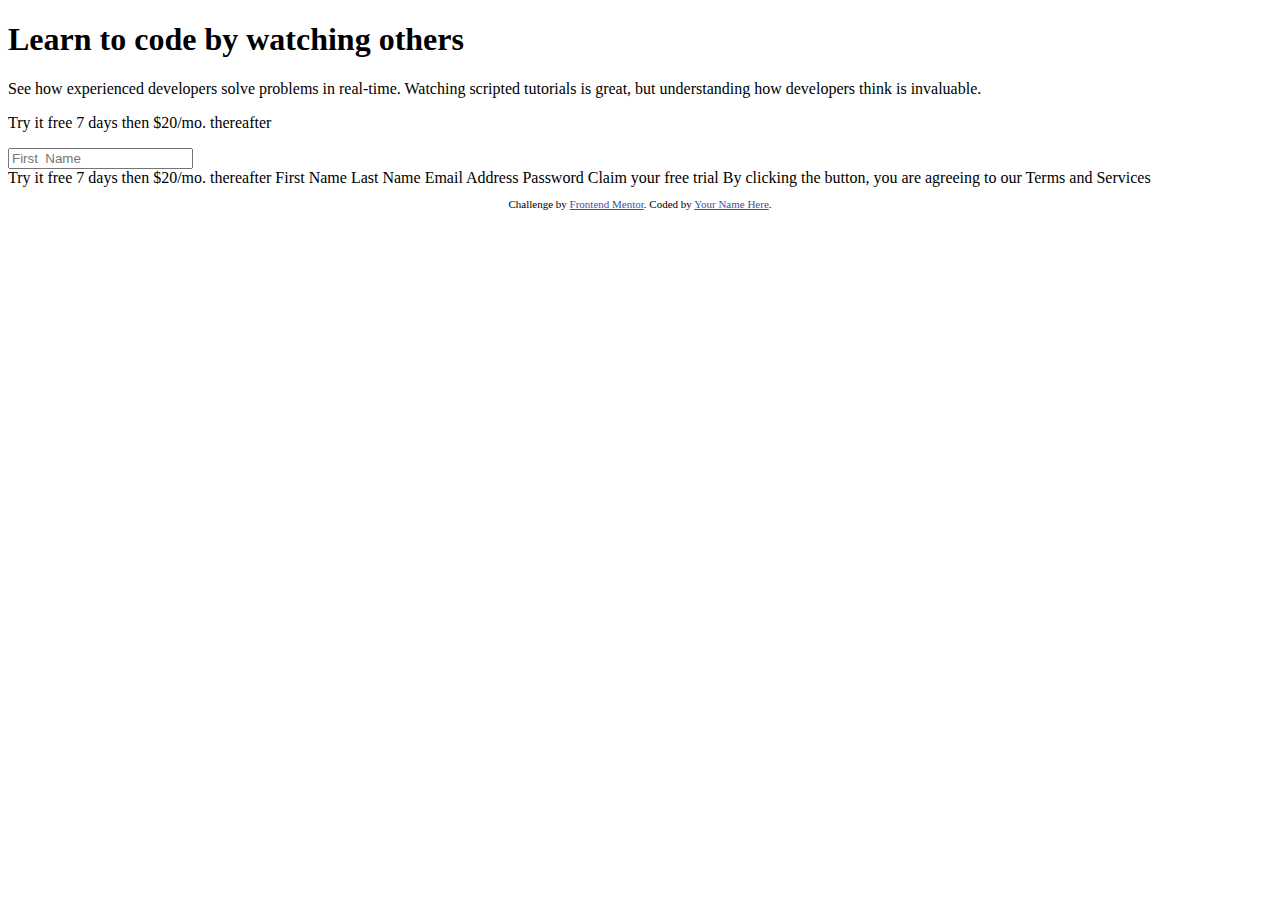
<file: intro-component-with-signup-form-master/index.html>
<!DOCTYPE html>
<html lang="en">
<head>
  <meta charset="UTF-8">
  <meta name="viewport" content="width=device-width, initial-scale=1.0"> <!-- displays site properly based on user's device -->

  <link rel="icon" type="image/png" sizes="32x32" href="./images/favicon-32x32.png">
  
  <title>Frontend Mentor | Intro component with sign up form</title>

  <!-- Feel free to remove these styles or customise in your own stylesheet 👍 -->
  <style>
    .attribution { font-size: 11px; text-align: center; }
    .attribution a { color: hsl(228, 45%, 44%); }
  </style>
</head>
<body>
  <div class="main-container">
    <section>
      <h1>Learn to code by watching others</h1>
      <p class="description">See how experienced developers solve problems in real-time. Watching scripted tutorials is great, 
        but understanding how developers think is invaluable.</p>
    </section> 
    <section>
      <div class="offert">
        <p><span>Try it free 7 days</span> then $20/mo. thereafter</p>
      </div>
      <div class="form-container">
        <form action="">
          <input type="text" placeholder="First  Name" id="">
        </form>
      </div>
    </section>
  </div>

  Try it free 7 days then $20/mo. thereafter

  First Name 
  Last Name 
  Email Address
  Password

  Claim your free trial 

  By clicking the button, you are agreeing to our Terms and Services
  
  <footer>
    <p class="attribution">
      Challenge by <a href="https://www.frontendmentor.io?ref=challenge" target="_blank">Frontend Mentor</a>. 
      Coded by <a href="#">Your Name Here</a>.
    </p>
  </footer>
</body>
</html>
</file>
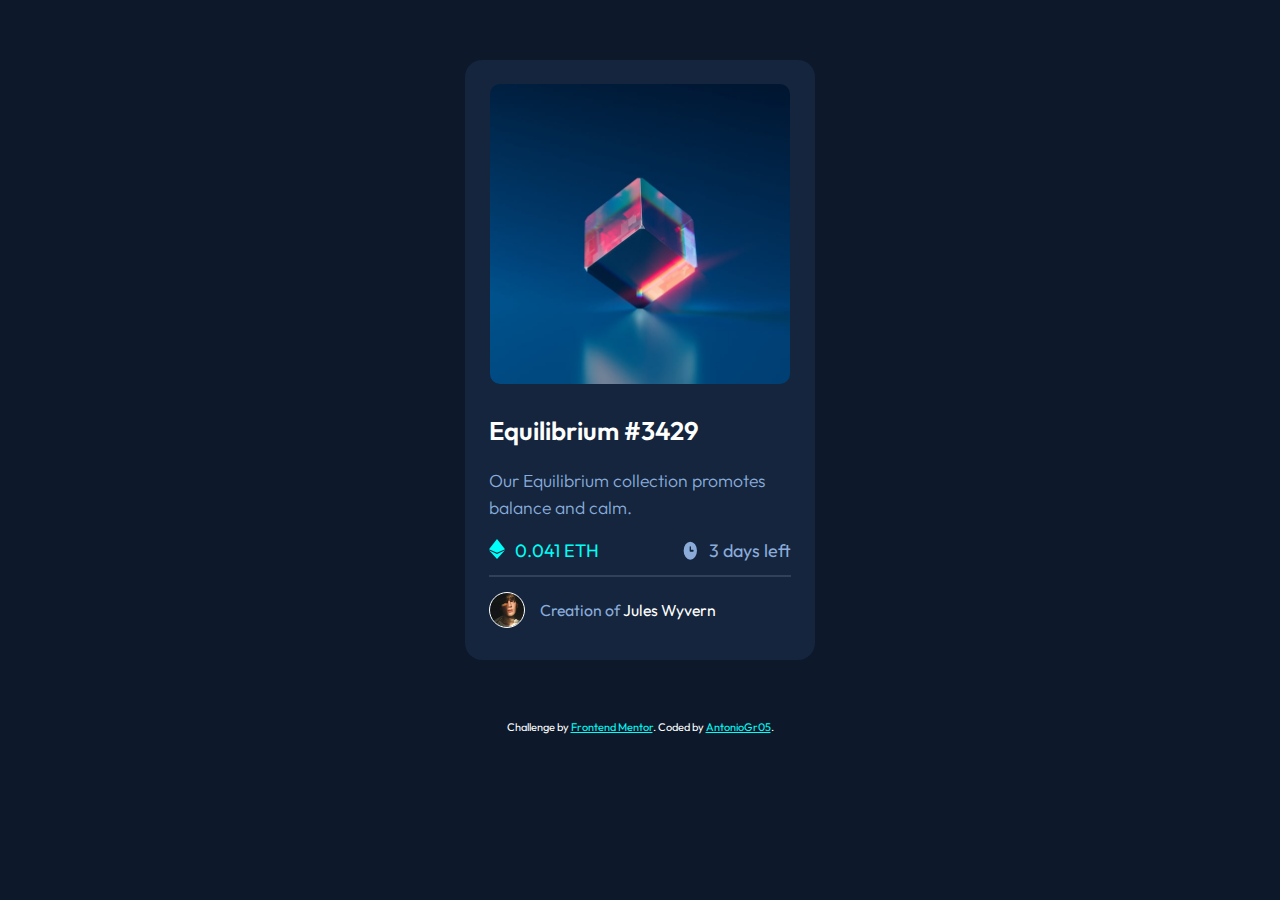
<file: nft-preview-card-component-main/index.html>
<!DOCTYPE html>
<html lang="en">
<head>
  <meta charset="UTF-8">
  <meta name="viewport" content="width=device-width, initial-scale=1.0"> <!-- displays site properly based on user's device -->

  <link rel="icon" type="image/png" sizes="32x32" href="./images/favicon-32x32.png">
  <link rel="stylesheet" href="./styles.css">
  <title>Frontend Mentor | NFT preview card component</title>

</head>
<body>

  <main class="main-container">

    <div class="main-container__img">
      <div class="main-container__img__aye"></div>
    </div>
  
    <h1 class="main-container__title">Equilibrium #3429</h1>
    
    <p class="main-container__description">Our Equilibrium collection promotes balance and calm.</p>

    <div class="main-container__details">
      <div class="main-container__details__price">
        <img class="main-container__details__price__icon" src="./images/icon-ethereum.svg" alt="icon-ethereum">
        <p class="main-container__details__price__value">0.041 ETH</p>
      </div>

      <div class="main-container__details__time">
        <img class="main-container__details__time__icon" src="./images/icon-clock.svg" alt="icon-clock">
        <p class="main-container__details__time__value">3 days left</p>
      </div>
      </div>
    </div>
    <div class="main-container__line"></div>
    <div class="main-container__creator">
      <div class="main-container__creator__image"></div>
      <p class="main-container__creator__cration">Creation of <a class="main-container__creator__name" href="#">Jules Wyvern </a></p>
    </div>
  </main>
  
  <footer>

    <div class="attribution">
      Challenge by <a href="https://www.frontendmentor.io?ref=challenge" target="_blank">Frontend Mentor</a>. 
      Coded by <a href="https://github.com/AntonioGr05">AntonioGr05</a>.
    </div>

  </footer>
  

</body>
</html>
</file>
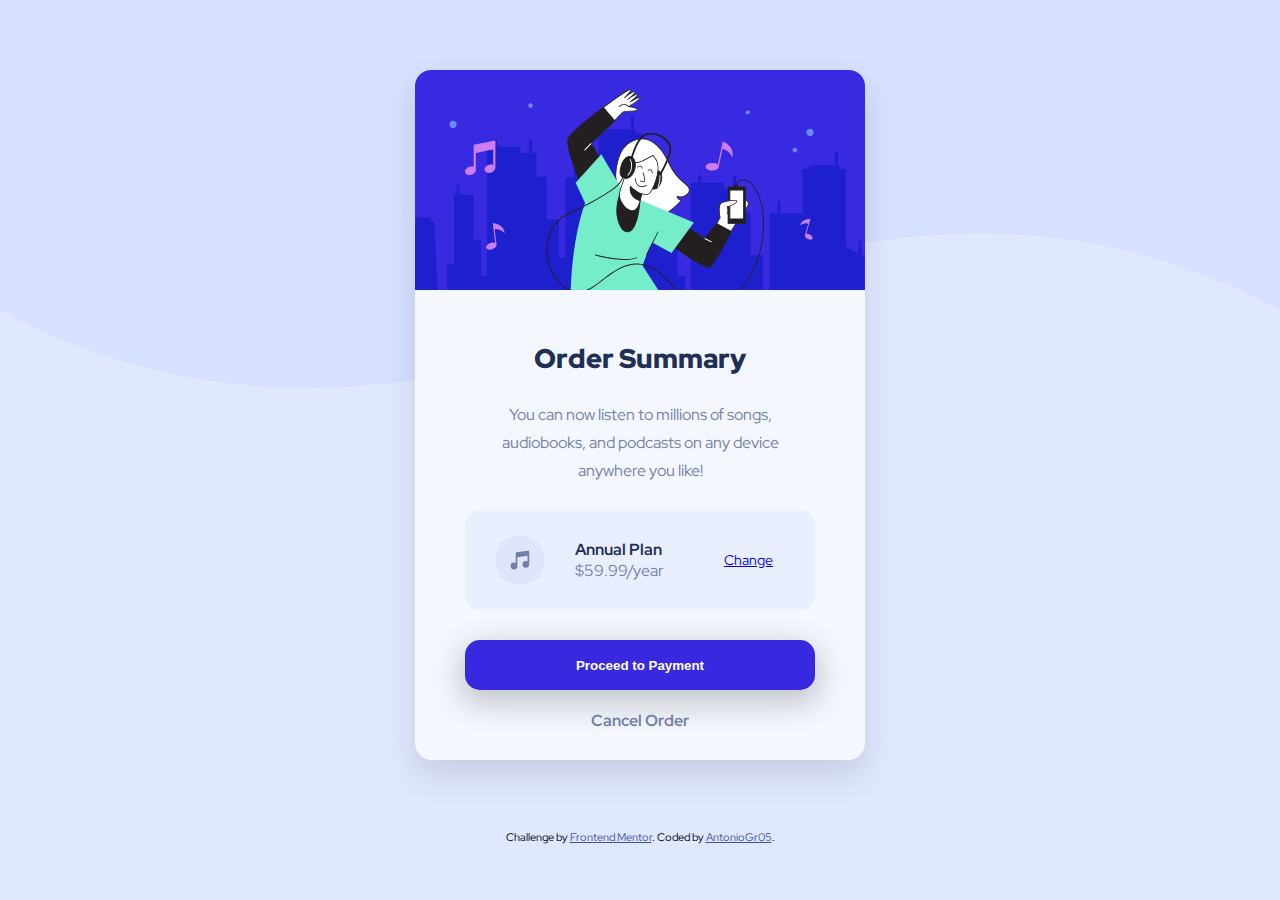
<file: order-summary-component-main/index.html>
<!DOCTYPE html>
<html lang="en">
<head>
  <meta charset="UTF-8">
  <meta name="viewport" content="width=device-width, initial-scale=1.0"> <!-- displays site properly based on user's device -->

  <link rel="icon" type="image/png" sizes="32x32" href="./images/favicon-32x32.png">
  <link rel="stylesheet" href="styles.css">
  <title>Frontend Mentor | Order summary card</title>

</head>
<body>
  <main class="card-main">
    <div class="card-main__ilustration">
  </div>
  <div class="card-main__information">
    <h1 class="card-main__information__title">Order Summary</h1>
    <p class="card-main__information__description">You can now listen to millions of songs, audiobooks, and podcasts on any 
    device anywhere you like!</p>
    
    <div class="card-main__product">
      <img class="card-main__product__img" src="./images/icon-music.svg" alt="">
      <div class="card-main__product__price">
        <p class="plan">Annual Plan</p>
        <p class="price">$59.99/year</p>
      </div>
      <a class="card-main__product__change" href="#">Change</a>
    </div>
    
    <button class="card-main__button">Proceed to Payment</button> 
    <a href="#" class="card-main__cancel">Cancel Order</a> 
  </div>
  </main>

  <footer>
    <div class="attribution">
    Challenge by <a href="https://www.frontendmentor.io?ref=challenge" target="_blank">Frontend Mentor</a>. 
    Coded by <a href="https://twitter.com/AntonioGalvanR4">AntonioGr05</a>.
  </div>
  </footer>
  
</body>
</html>
</file>
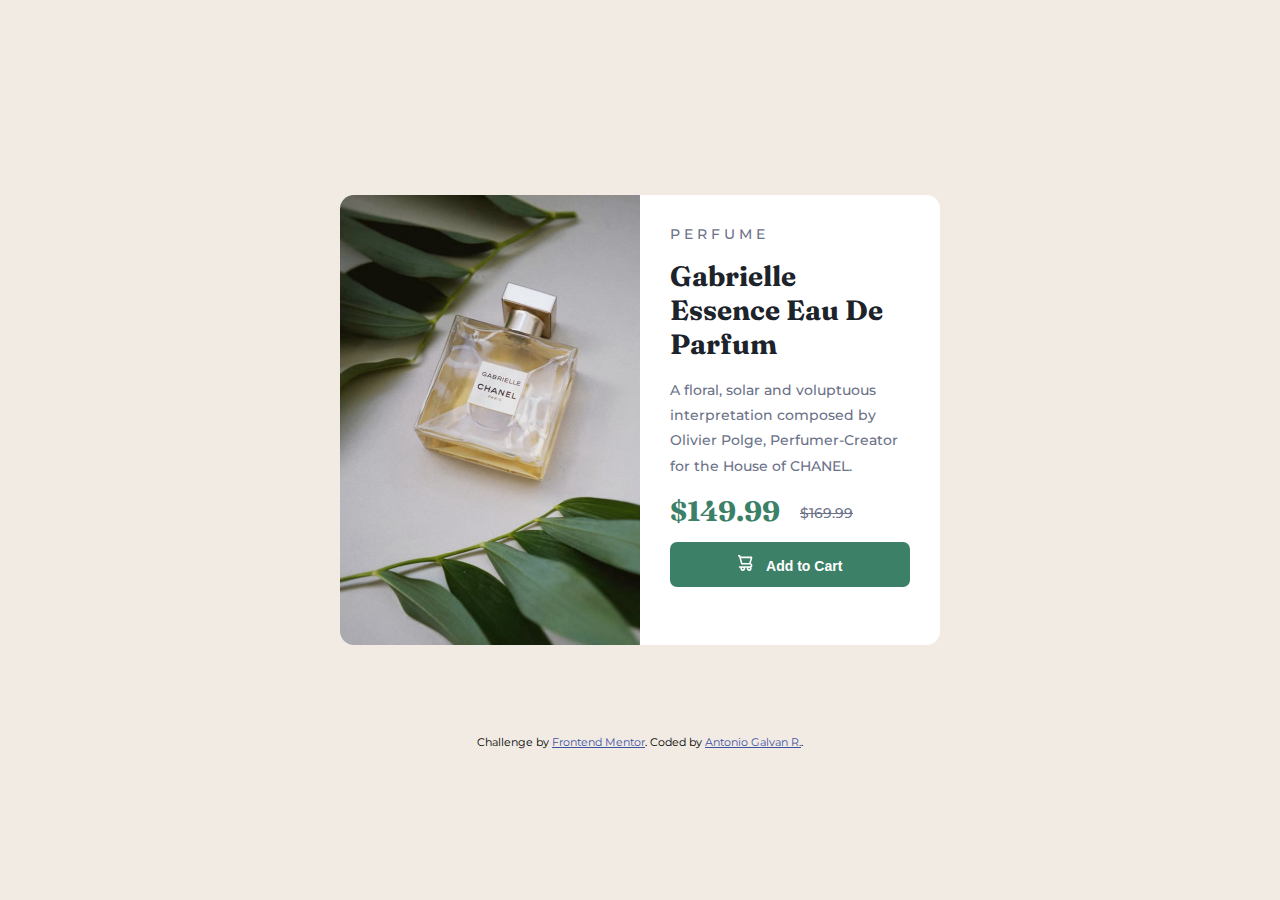
<file: product-preview-card-component-main/index.html>
<!DOCTYPE html>
<html lang="en">
<head>
  <meta charset="UTF-8">
  <meta name="viewport" content="width=device-width, initial-scale=1.0"> <!-- displays site properly based on user's device -->
  <link rel="stylesheet" href="./styles.css">
  <link rel="icon" type="image/png" sizes="32x32" href="./images/favicon-32x32.png">
  
  <title>Frontend Mentor | Product preview card component</title>

</head>
<body>

  <section class="card-product">
    <img class="card-product__cont-image-mobile" src="./images/image-product-mobile.jpg" alt="">
    <img class="card-product__cont-image-desktop" src="./images/image-product-desktop.jpg" alt="">
    
    <div class="card-product__inf">
  
      <h3 class="card-prodcut__perfum">Perfume</h3>
      <div class="card-product__title">
        <h2 class="card-product__title__text">Gabrielle Essence Eau De Parfum</h2>
      </div>

      <div class="card-product__description">
        <p class="card-product__description__text" >A floral, solar and voluptuous interpretation composed by Olivier Polge, Perfumer-Creator for the House of CHANEL.</p>
      </div>

      <div class="card-product__prices">
        <p class="card-product__prices__new">$149.99</p>
        <p class="card-product__prices__old">$169.99</p>
      </div>

      <button class="card-product__button"> <img class="card-product__button__image" src="./images/icon-cart.svg" alt=""> Add to Cart</button>    

    </div>
    
  </section>
  <footer>
    <div class="attribution">
    Challenge by <a href="https://www.frontendmentor.io?ref=challenge" target="_blank">Frontend Mentor</a>. 
    Coded by <a target="_blank" href="https://twitter.com/AntonioGalvanR4">Antonio Galvan R.</a>.
  </div>
  </footer>  

</body>
</html>
</file>
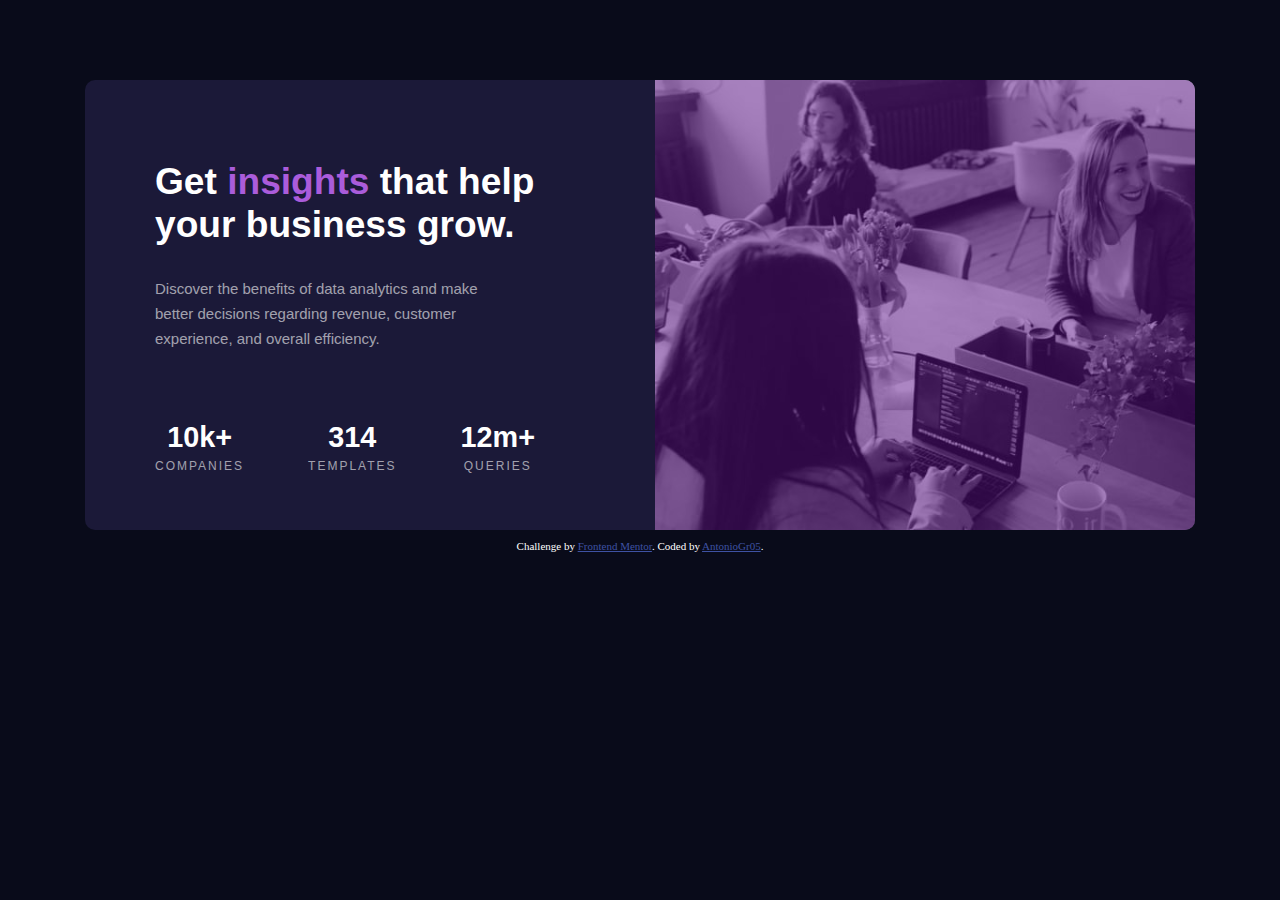
<file: stats-preview-card-component-main/index.html>
<!DOCTYPE html>
<html lang="en">
<head>
  <meta charset="UTF-8">
  <meta name="viewport" content="width=device-width, initial-scale=1.0"> <!-- displays site properly based on user's device -->

  <link rel="icon" type="image/png" sizes="32x32" href="./images/favicon-32x32.png">
  <link rel="stylesheet" href="style.css">
  <title>Frontend Mentor | Stats preview card component</title>

  <!-- Feel free to remove these styles or customise in your own stylesheet 👍 -->
</head>
<body>
  <main>
    <div class="imagen">
      <div class="capa"></div>
    </div>
    <div class="contenedorsec">
      <div class="title">
        <h1>Get <span class="resaltado">insights</span> that help your business grow.</h1>
      </div>

      <div class="description">
        <p>Discover the benefits of data analytics and make better decisions regarding revenue, customer 
          experience, and overall efficiency.</p>
      </div>

      <div class="stats">
        <p> <span class="cantidad">10k+</span> COMPANIES</p>
        <p> <span class="cantidad">314</span> TEMPLATES</p>
        <p> <span class="cantidad">12m+</span> QUERIES</p>
      </div>
    </div>
    
  </main>
  

  <div class="attribution">
    Challenge by <a href="https://www.frontendmentor.io?ref=challenge" target="_blank">Frontend Mentor</a>. 
    Coded by <a href="https://twitter.com/AntonioGalvanR4" target="_blank">AntonioGr05</a>.
  </div>
</body>
</html>
</file>
<file: nft-preview-card-component-main/styles.css>
@import url('https://fonts.googleapis.com/css2?family=Outfit:wght@300;400;600&display=swap');

*{
    margin: 0;
    padding: 0;
    box-sizing: border-box;
}

:root{
    --Softblue: hsl(215, 51%, 70%);
    --Cyan: hsl(178, 100%, 50%);
    --Cyan-opacity:hsla(178, 100%, 50%, 0.508);
    --Very-dard-blue-main: hsl(217, 54%, 11%);
    --Very-dark-blue-card: hsl(216, 50%, 16%);
    --Very-dark-blue-line: hsl(215, 32%, 27%);
    --White: hsl(0, 0%, 100%)
}

body{
    font-family: 'Outfit', sans-serif;
    background-color: var(--Very-dard-blue-main);
    /* align-content: center; */
}

.main-container{
    width: 330px;
    height: 545px;
    margin: 60px auto;
    border-radius: 17px;
    padding: 24px;
    background-color: var(--Very-dark-blue-card);
}
h1{
    color: var(--White);
}
p{
    font-size: 18px;

}
.main-container__img{
    background-image: url(./images/image-equilibrium.jpg);
    background-size: cover;
    width: 280px;
    height: 280px;
    margin: 0 auto;
    border-radius: 10px;
    margin-bottom: 25px;
    overflow: hidden;
}
.main-container__img__aye{
    background-color: var(--Cyan-opacity);
    opacity: 0;
    background-image: url(./images/icon-view.svg);
    background-repeat: no-repeat;
    background-position: center;
    width: 100%;
    height: 100%;
}
.main-container__img__aye:hover{
    cursor: pointer;
    opacity: 1;
}
.main-container__title{
    font-weight: 600;
    font-size: 1.5em;
    margin-bottom: 15px;
}
.main-container__title:hover{
    color: var(--Cyan);
    cursor: pointer;
}
.main-container__description{
    color: var(--Softblue);
    font-weight: 300;
    font-size: 17px;
    margin-bottom: 18px;
    line-height: 24px;
}
.main-container__details{
    display: flex;
    flex-direction: row;
    justify-content: space-between;
    margin-bottom: 13px;
}
.main-container__details__price{
    display: flex;
    flex-direction: row;
    color: var(--Cyan);
    
}
.main-container__details__price__icon{
    width: 16px;
    height: 20px;
    margin-right: 10px;
}
.main-container__details__time{
    display: flex;
}
.main-container__details__time__value{
    color: var(--Softblue);
    margin-left: 10px;
}
.main-container__line{
    border: 1px solid var(--Very-dark-blue-line);
    margin-bottom: 15px;
}
.main-container__creator{
    display: flex;
    align-items: center;

}
.main-container__creator__image{
    background-image: url(./images/image-avatar.png);
    width: 36px;
    height: 36px;
    background-size: cover;
    border: 1px solid var(--White);
    border-radius: 50%;
    margin-right: 15px;
}
.main-container__creator__cration{
    color: var(--Softblue);
    font-size: 0.99em;
}
.main-container__creator__name{
    color: var(--White);
    text-decoration: none;
}
.main-container__creator__name:hover{
    color: var(--Cyan);
}


.attribution { 
    font-size: 11px; 
    text-align: center; 
    color: var(--White);
}
.attribution a { 
    color: var(--Cyan); 
}

@media (min-width: 600px){
    .main-container{
        width: 350px;
        height: 600px;
        margin: 60px auto;
        border-radius: 17px;
        padding: 24px;

    }
    .main-container__img{
        width: 300px;
        height: 300px;
        margin: 0 auto;
        border-radius: 10px;
        margin-bottom: 25px;
        overflow: hidden;
        margin-bottom: 30px;
    }
    .main-container__title{
        font-weight: 600;
        font-size: 1.6em;
        margin-bottom: 20px;
    }
    .main-container__description{
        color: var(--Softblue);
        font-weight: 300;
        font-size: 1.1em;
        margin-bottom: 18px;
        line-height: 27px;
    }
}
</file>
<file: order-summary-component-main/styles.css>
@import url('https://fonts.googleapis.com/css2?family=Red+Hat+Display:wght@500;700;900&display=swap');

*{
    margin: 0;
    padding: 0;
    box-sizing: border-box;
}
:root{
    --Pale-blue: hsl(225, 100%, 94%);
    --Pale-blue-opacity: hsla(225, 100%, 94%, 0.508);
    --Bright-blue: hsl(245, 75%, 52%);
    --Very-pale-blue: hsl(225, 100%, 98%);
    --Desaturated-blue: hsl(224, 23%, 55%);
    --Dark-blue: hsl(223, 47%, 23%);
}

body{
    font-family: 'Red Hat Display', sans-serif;
    background-color: var(--Pale-blue);
    background-image: url(./images/pattern-background-mobile.svg);
    background-repeat: no-repeat;
    background-position: top;
    background-size: 100%;
}
p{
    font-size: 16px;
}
.card-main{
    margin: 70px auto;
    width: 330px;
    height: 570px;
    /* border: 1px solid black; */
    border-radius: 17px;
    background-color: var(--Very-pale-blue);
    box-shadow: 0px 15px 30px 3px rgba(0, 0   , 0, 0.1); 
    
}
.card-main__ilustration{
    background-image: url(./images/illustration-hero.svg);
    background-size: cover;
    width: 330px;
    height: 160px;
    overflow: hidden;
    border-radius: 16px 16px 0 0 ;
    margin-bottom: 30px;
}
.card-main__information{
    padding-right: 20px;
    padding-left: 20px;
    display: flex;
    flex-direction: column;
    align-items: center;
}
.card-main__information__title{
    font-size: 1.5em;
    font-weight: 900;
    margin-bottom: 25px;
    color: var(--Dark-blue);
}
.card-main__information__description{
    text-align: center;
    margin-bottom: 25px;
    line-height: 28px;
    color: var(--Desaturated-blue);
    padding-left: 12px;
    padding-right: 12px;
}
.card-main__product{
    width: 100%;
    height: 80px;
    border-radius: 15px;
    padding-left: 15px;
    padding-right: 15px;
    /* justify-content: space-between; */
    background-color: var(--Pale-blue-opacity);
    margin-bottom: 20px;
    display: flex;
    flex-direction: row;
}
.card-main__product__price{
    margin-top: auto;
    margin-bottom: auto;
    margin-left: 30px;
    /* margin-right: 40px; */
}
.plan{
    font-weight: 700;
    color: var(--Dark-blue);
}
.price{
    color: var(--Desaturated-blue);
}
.card-main__product__img{
    width: 50px;
    height: 50px;
    margin-top: auto;
    margin-bottom: auto;
}
.card-main__product__change{
    margin-top: auto;
    margin-bottom: auto;
    margin-left: 30px;
    font-weight: 400;
    font-size: 0.87em;
}
.card-main__button{
    width: 100%;
    height: 50px;
    border-radius: 15px;
    border: none;
    background-color: var(--Bright-blue);
    color: white;
    font-weight: 900;
    cursor: pointer;
    box-shadow: 0px 10px 30px 5px rgba(0, 0, 0, 0.2); 
}
.card-main__cancel{
    color: var(--Desaturated-blue);
    font-weight: 700;
    text-decoration: none;
    margin-top: 20px;
}
.card-main__cancel:hover{
    color: var(--Dark-blue);
}
.attribution { 
    font-size: 11px; 
    text-align: center; 
    margin-bottom: 10px;
}
.attribution a { 
    color: hsl(228, 45%, 44%);
}

@media (min-width: 600px){
    
    body{
        background-image: url(./images/pattern-background-desktop.svg)
    }
    .card-main{
        width: 450px;
        height: 690px;
    }
    .card-main__ilustration{
        width: 450px;
        height: 220px;
        margin-bottom: 50px;
    }
    .card-main__information__title{
        font-size: 1.7em;
    }
    .card-main__product{
        height: 100px;
        padding-left: 30px;
        padding-right: 30px;
        margin-bottom: 30px;
    }
    .card-main__product__change{
        margin-left: 60px;
    }
    .card-main__information{
        padding-right: 50px;
        padding-left: 50px;
    }
}
</file>
<file: product-preview-card-component-main/styles.css>
@import url('https://fonts.googleapis.com/css2?family=Fraunces:opsz,wght@9..144,700&family=Montserrat:wght@500;700&display=swap');


.attribution { 
    font-size: 11px; 
    text-align: center; 
    padding: 10px;
}
.attribution a { 
    color: hsl(228, 45%, 44%); 
}
*{
    margin: 0;
    padding: 0;
    box-sizing: border-box;
}
:root{
    /*----Primary-*/
    --Dark-cyan: hsl(158, 36%, 37%);
    --Cream: hsl(30, 38%, 92%);
    /*----Neutral--*/
    --Very-dark-blue: hsl(212, 21%, 14%);
    --Dark-grayish-blue: hsl(228, 12%, 48%);
    --White: hsl(0, 0%, 100%);
    --Dark-cyan-active: hsl(163, 86%, 14%)
}
body{
    font-family: 'Fraunces', serif;
    font-family: 'Montserrat', sans-serif;
    font-size: 14px;
    background-color: var(--Cream);
}
/*- 343-612 -*/
.card-product{
    background-color: var(--White);
    width: 343px;
    height: 612px;
    margin: 195px auto 80px;
    border-radius: 14px;
    display: flex;
    flex-direction: column;

}
.card-product__cont-image-mobile{
    width: 343px;
    height: 240px;
    border-radius: 14px 14px 0 0;
}
.card-product__cont-image-desktop{
    display: none;
}
.card-product__inf{
    padding: 26px;
}
.card-prodcut__perfum{
    font-family: 'Montserrat', sans-serif;
    letter-spacing: 3px;
    font-weight: 500;
    font-size: 14px;
    color: var(--Dark-grayish-blue);
    text-transform: uppercase;
}
.card-product__title__text{
    font-family: 'Fraunces', sans-serif;
    padding:16px 0px 17px 0px;
    font-weight: 700;
    font-size: 2em;
    color: var(--Very-dark-blue);
}
.card-product__description__text{
    font-family: 'Montserrat', sans-serif;
    font-weight: 500;
    font-size: 14px;
    line-height: 1.8;
    color: var(--Dark-grayish-blue);
    padding-bottom: 15px;
}
.card-product__prices{
    display: flex;
    flex-direction: row;
}
.card-product__prices__new{
    font-size: 2em;
    font-family: 'Fraunces', sans-serif;
    color: var(--Dark-cyan);
    padding-right: 20px;
    font-weight: 700;
}
.card-product__prices__old{
    font-family: 'Montserrat', sans-serif;
    font-weight: 500;
    font-size: 14px;
    color: var(--Dark-grayish-blue);
    margin-top: 10px;
    text-decoration: line-through;
    padding-bottom: 20px;
}

.card-product__button__image{
    margin-right: 10px;
}
.card-product__button{
    width: 100%;
    height: 45px;
    border-radius: 7px;
    border: none;
    background-color: var(--Dark-cyan);
    color: var(--White);
    font-size: 14px;
    font-weight: 700;
    
}
.card-product__button:active{
    background-color: var(--Dark-cyan-active);
}
.card-product__button:hover{
    cursor: pointer;
}

@media  (min-width: 600px){
    .card-product{
        width: 600px;
        height: 450px;
        display: flex;
        flex-direction: row;
    }
    .card-product__cont-image-mobile{
        display: none;
    }
    .card-product__cont-image-desktop{
        width: 300px;
        height: 100%;
        border-radius: 14px 0px 0 14px;
        display: flex;
    }
    .card-product__inf{
        padding: 30px;
    }
    .card-prodcut__perfum{
        letter-spacing: 4px;
    }

}
</file>
<file: stats-preview-card-component-main/style.css>
.attribution { font-size: 11px; text-align: center; }
.attribution a { color: hsl(228, 45%, 44%); }

@import url('https://fonts.googleapis.com/css2?family=Inter:wght@400;700&family=Lexend+Deca&display=swap');

*{
    margin: 0;
    padding: 0;
    box-sizing: border-box;
}
/* 330 785 */
:root{
    --Verydarkblue: hsl(233, 47%, 7%); /* background */
    --Darkdesaturatedblue: hsl(244, 38%, 16%); /* cardbackground */
    --Softviolet: hsl(277, 64%, 61%);/* (accent) */
    --violetrans:hsla(277, 79%, 30%, 0.505);

    --White : hsl(0, 0%, 100%);/* (main heading, stats) */
    --Slightlytransparentwhite: hsla(0, 0%, 100%, 0.75); /* (main paragraph */
    --Slightlytransparentwhite: hsla(0, 0%, 100%, 0.6); /* (stat headings) */
}
body{
    background-color: var(--Verydarkblue);
    color: var(--White);
}
.imagen{
    background-image: url(./images/image-header-mobile.jpg);
    background-size: cover;
    width: 100%;
    height: 240px;
    overflow: hidden;
    border-radius: 10px 10px 0 0;
}
.capa{
    background-color: var(--violetrans);
    width: 100%;
    height: 100%;
    opacity: 1;
    
}
main{
    width: 330px;
    height: 780px;
    /* border: solid 1px white; */
    background-color: var(--Darkdesaturatedblue);
    margin: 80px auto 10px auto ;
    /* padding: 0 40px 0 40px; */
    border-radius: 10px;
    font-size: 15px;
    
}

.title{
    font-family: 'Inter', sans-serif;
    font-size: 0.9rem;
    font-weight: 700;
    padding: 40px 30px 15px 30px;
    text-align: center;
}
.resaltado{
    color: var(--Softviolet);
}
.description{
    color: var(--Slightlytransparentwhite);
    /* font-size: 20px; */
    margin: 0 40px;
    text-align: center;
    line-height: 25px;
    margin-bottom: 40px;
    font-family: 'Lexend Deca', sans-serif;
    font-size: 15px;
}
.stats{
    color: var(--Slightlytransparentwhite);
    display: flex;
    flex-direction: column;
    align-items: center;
    margin-left: auto;
    margin-right: auto;
}
.stats p{
    display: flex;
    flex-direction: column;
    text-align: center;
    letter-spacing: 2px;
    font-size: 12px;
    font-family: 'Lexend Deca', sans-serif;
    font-weight: 400;
    margin-bottom: 15px;
}

.cantidad{
    font-family: 'Inter', sans-serif;
    color: var(--White);
    font-size: 1.8rem;
    font-weight: 700;
    margin-bottom: 5px;
    letter-spacing: 0;
}

@media (min-width:600px){

    main{
        width: 1110px;
        height: 450px;
        display: flex;
        flex-direction: row-reverse;
    }

    .imagen{
        width: 540px;
        height: 100%;
    }
    .contenedorsec{
        width: 570px;
        padding: 80px 120px 60px 70px;
        

    }
    .title{
        font-size: 1.16rem;
        margin: 0;
        padding: 0;
        text-align: start;
    }

    .description{
        margin-top: 30px;
        text-align: start;
        margin-left: 0;
        /* font-size: 1.1rem; */
    }
    .stats{
        display: flex;
        flex-direction: row;
        justify-content: space-between;
        margin-top: 70px;
    }
    .imagen{
        border-radius: 0 10px 10px 0;
    }
}
</file>
